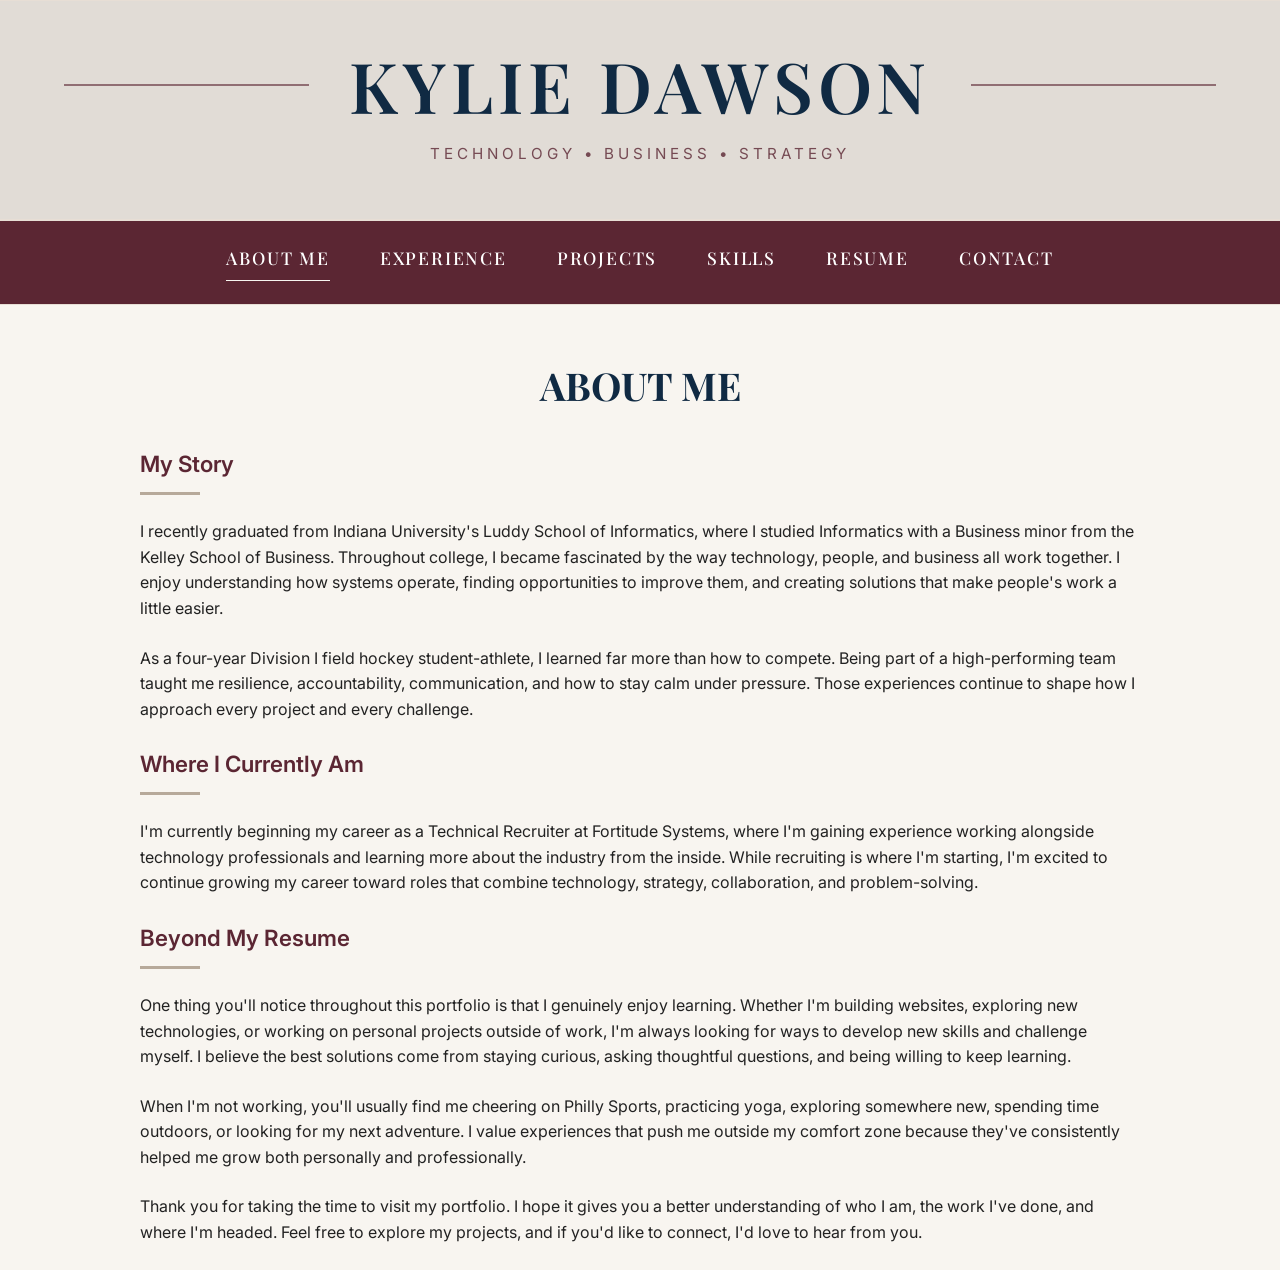
<file: about.html>
<!DOCTYPE html>
<html>

<head>
    <title>Kylie Dawson's Portfolio</title>
    <link rel="stylesheet" href="css/css.css">
</head>

<body>

    <header>
        <div class="top-header">
            <div class="logo">
                <div class="logo-name">
                    <a href="index.html" style="color: inherit; text-decoration: none; cursor: default;">KYLIE
                        DAWSON</a>
                </div>
                <div>
                    <p class="eyebrow">
                        TECHNOLOGY • BUSINESS • STRATEGY
                    </p>
                </div>
            </div>
        </div>



        <nav>
            <a href="about.html" class="active">ABOUT ME</a>
            <a href="experience.html">EXPERIENCE</a>
            <a href="projects.html">PROJECTS</a>
            <a href="skills.html">SKILLS</a>
            <a href="resume.html">RESUME</a>
            <a href="contact.html">CONTACT</a>
        </nav>
    </header>

    <h1 class="page-title">About Me</h1>


    <section class="about">

        <h3>My Story</h3>
        <p>
            I recently graduated from Indiana University's Luddy School of Informatics,
            where I studied Informatics with a Business minor from the Kelley School of
            Business. Throughout college, I became fascinated by the way technology,
            people, and business all work together. I enjoy understanding how systems
            operate, finding opportunities to improve them, and creating solutions that
            make people's work a little easier.
        </p>

        <p>
            As a four-year Division I field hockey student-athlete, I learned far more than how
            to compete. Being part of a high-performing team taught me resilience,
            accountability, communication, and how to stay calm under pressure. Those
            experiences continue to shape how I approach every project and every
            challenge.
        </p>

        <h3>Where I Currently Am</h3>
        <p>
            I'm currently beginning my career as a Technical Recruiter at Fortitude
            Systems, where I'm gaining experience working alongside technology
            professionals and learning more about the industry from the inside. While
            recruiting is where I'm starting, I'm excited to continue growing my career
            toward roles that combine technology, strategy, collaboration, and
            problem-solving.
        </p>

        <h3>Beyond My Resume</h3>
        <p>
            One thing you'll notice throughout this portfolio is that I genuinely enjoy
            learning. Whether I'm building websites, exploring new technologies, or
            working on personal projects outside of work, I'm always looking for ways to
            develop new skills and challenge myself. I believe the best solutions come
            from staying curious, asking thoughtful questions, and being willing to keep
            learning.
        </p>

        <p>
            When I'm not working, you'll usually find me cheering on Philly Sports, practicing yoga, exploring
            somewhere new, spending time outdoors, or looking for my next adventure. I
            value experiences that push me outside my comfort zone because they've
            consistently helped me grow both personally and professionally.
        </p>

        <p>
            Thank you for taking the time to visit my portfolio. I hope it gives you a
            better understanding of who I am, the work I've done, and where I'm headed.
            Feel free to explore my projects, and if you'd like to connect, I'd love to
            hear from you.
        </p>

    </section>

</body>

</html>
</file>
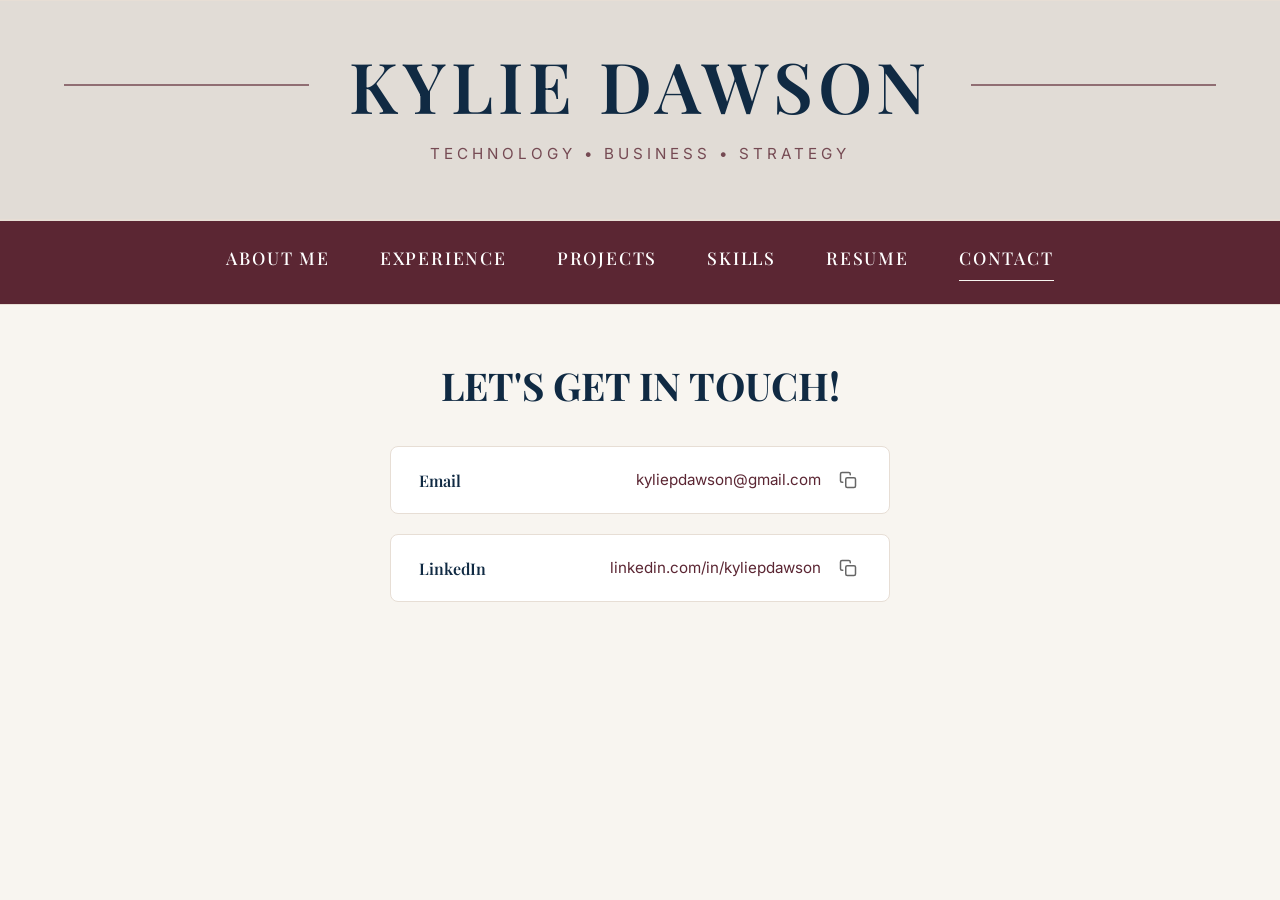
<file: contact.html>
<!DOCTYPE html>
<html>

<head>
    <title>Kylie Dawson's Portfolio</title>
    <link rel="stylesheet" href="css/css.css">
</head>

<body>

    <header>
        <div class="top-header">
            <div class="logo">
                <div class="logo-name">
                    <a href="index.html" style="color: inherit; text-decoration: none; cursor: default;">KYLIE
                        DAWSON</a>
                </div>
                <div>
                    <p class="eyebrow">
                        TECHNOLOGY • BUSINESS • STRATEGY
                    </p>
                </div>
            </div>
        </div>



        <nav>
            <a href="about.html">ABOUT ME</a>
            <a href="experience.html">EXPERIENCE</a>
            <a href="projects.html">PROJECTS</a>
            <a href="skills.html">SKILLS</a>
            <a href="resume.html">RESUME</a>
            <a href="contact.html" class="active">CONTACT</a>
        </nav>
    </header>
    <main>
        <h1 class="page-title">Let's Get in Touch!</h1>

<div class="contact-wrap">
        <div class="contact-row">
            <span class="contact-label">Email</span>
            <div class="contact-value">
                <a href="mailto:kyliepdawson@gmail.com">kyliepdawson@gmail.com</a>
                <button class="copy-btn" data-copy="kyliepdawson@gmail.com" aria-label="Copy email">
                    <svg class="icon-copy" viewBox="0 0 24 24" fill="none" stroke="currentColor" stroke-width="2" stroke-linecap="round" stroke-linejoin="round">
                        <rect x="9" y="9" width="13" height="13" rx="2"></rect>
                        <path d="M5 15H4a2 2 0 0 1-2-2V4a2 2 0 0 1 2-2h9a2 2 0 0 1 2 2v1"></path>
                    </svg>
                    <svg class="icon-check" viewBox="0 0 24 24" fill="none" stroke="currentColor" stroke-width="2" stroke-linecap="round" stroke-linejoin="round">
                        <polyline points="20 6 9 17 4 12"></polyline>
                    </svg>
                </button>
            </div>
        </div>

        <div class="contact-row">
            <span class="contact-label">LinkedIn</span>
            <div class="contact-value">
                <a href="https://www.linkedin.com/in/kyliepdawson/" target="_blank">linkedin.com/in/kyliepdawson</a>
                <button class="copy-btn" data-copy="https://www.linkedin.com/in/kyliepdawson/" aria-label="Copy LinkedIn URL">
                    <svg class="icon-copy" viewBox="0 0 24 24" fill="none" stroke="currentColor" stroke-width="2" stroke-linecap="round" stroke-linejoin="round">
                        <rect x="9" y="9" width="13" height="13" rx="2"></rect>
                        <path d="M5 15H4a2 2 0 0 1-2-2V4a2 2 0 0 1 2-2h9a2 2 0 0 1 2 2v1"></path>
                    </svg>
                    <svg class="icon-check" viewBox="0 0 24 24" fill="none" stroke="currentColor" stroke-width="2" stroke-linecap="round" stroke-linejoin="round">
                        <polyline points="20 6 9 17 4 12"></polyline>
                    </svg>
                </button>
            </div>
        </div>
    </div>

    </main>

    <script>
document.querySelectorAll('.copy-btn').forEach(btn => {
    btn.addEventListener('click', () => {
        const text = btn.getAttribute('data-copy');
        navigator.clipboard.writeText(text).then(() => {
            btn.classList.add('copied');
            setTimeout(() => btn.classList.remove('copied'), 1500);
        });
    });
});
</script>


</body>

</html>
</file>
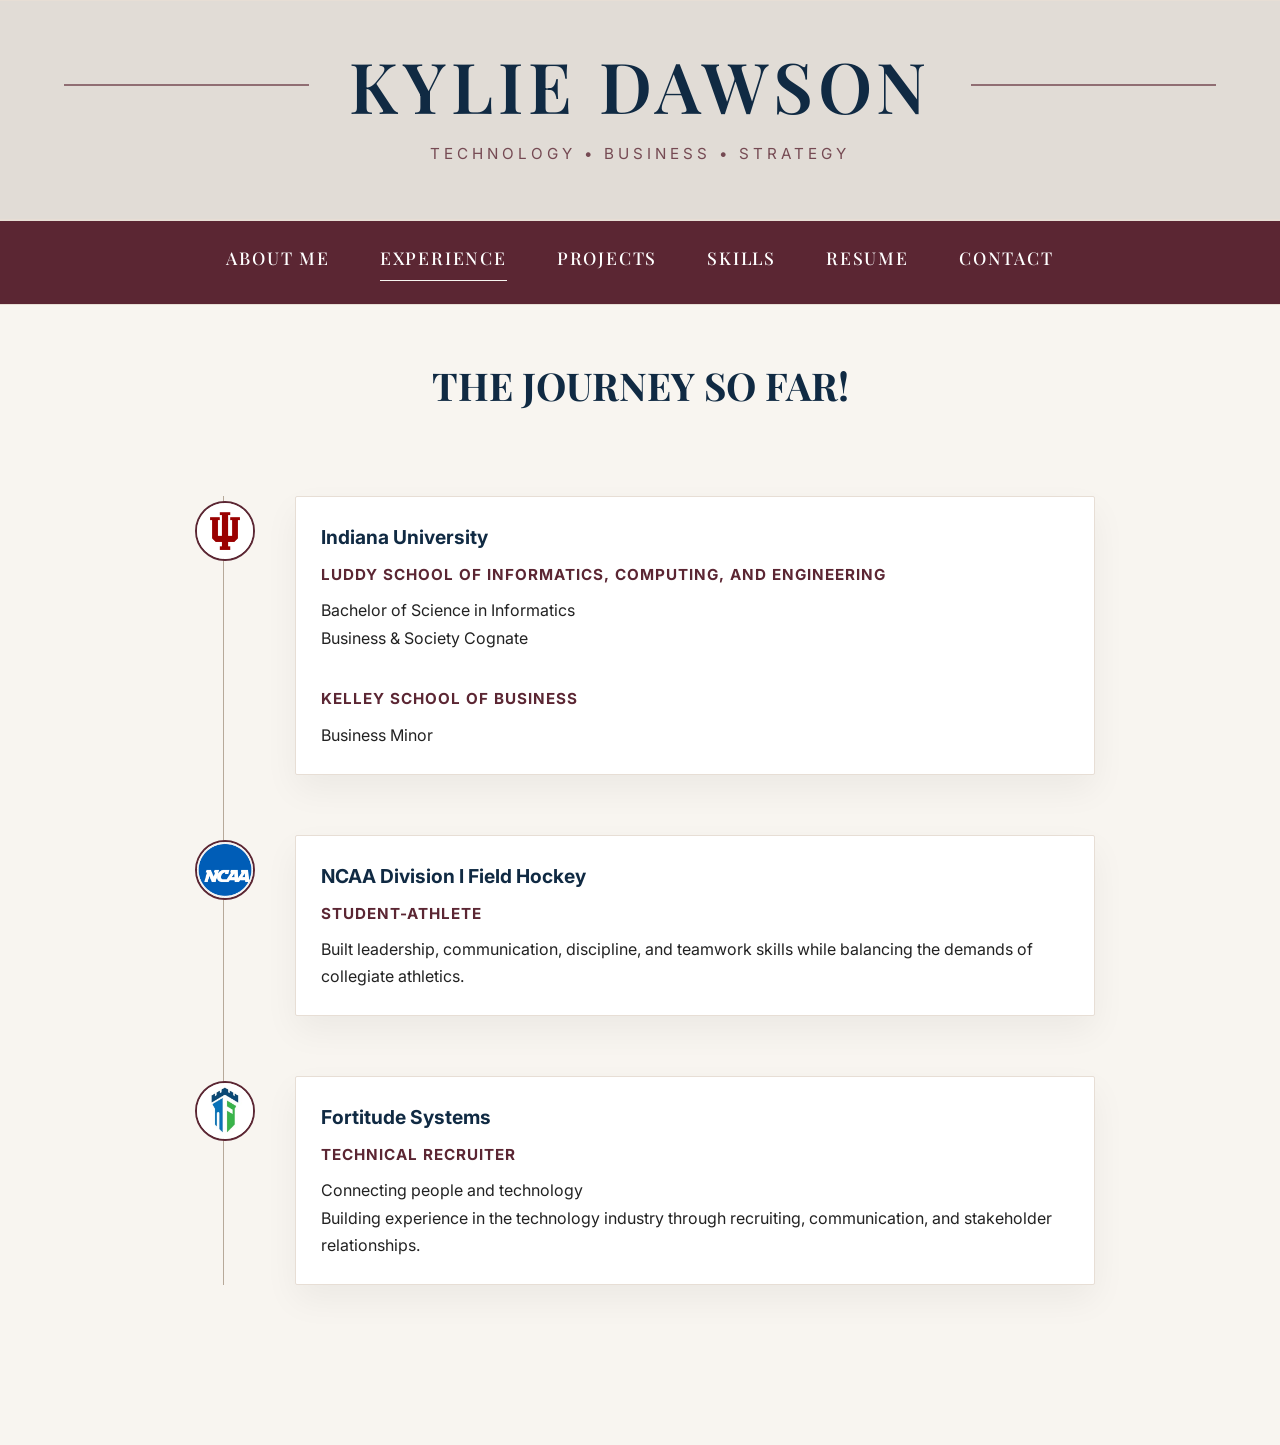
<file: experience.html>
<!DOCTYPE html>
<html>

<head>
    <title>Kylie Dawson's Portfolio</title>
    <link rel="stylesheet" href="css/css.css">
</head>

<body>

    <header>
        <div class="top-header">
            <div class="logo">
                <div class="logo-name">
                    <a href="index.html" style="color: inherit; text-decoration: none; cursor: default;">KYLIE
                        DAWSON</a>
                </div>
                <div>
                    <p class="eyebrow">
                        TECHNOLOGY • BUSINESS • STRATEGY
                    </p>
                </div>
            </div>
        </div>

        <nav>
            <a href="about.html">ABOUT ME</a>
            <a href="experience.html" class="active">EXPERIENCE</a>
            <a href="projects.html">PROJECTS</a>
            <a href="skills.html">SKILLS</a>
            <a href="resume.html">RESUME</a>
            <a href="contact.html">CONTACT</a>
        </nav>
    </header>
    <main>
        <h1 class="page-title">The Journey So Far!</h1>

        <div class="timeline">

            <div class="timeline-item">
                <div class="timeline-dot">
                    <img src="images/iu-logo.png" alt="Indiana University logo">
                </div>
                <div class="timeline-content">
                    <div class="timeline-header">
                        <h3>Indiana University</h3>
                    </div>
                    <h4>Luddy School of Informatics, Computing, and Engineering</h4>
                    <p>
                        Bachelor of Science in Informatics<br>
                        Business &amp; Society Cognate
                    </p>
                    <br>
                    <h4>Kelley School of Business</h4>
                    <p>Business Minor</p>
                </div>
            </div>

            <div class="timeline-item">
                <div class="timeline-dot">
                    <img src="images/ncaa-logo.png" alt="NCAA logo">
                </div>
                <div class="timeline-content">
                    <div class="timeline-header">
                        <h3>NCAA Division I Field Hockey</h3>
                    </div>
                    <h4>Student-Athlete</h4>
                    <p>
                        Built leadership, communication, discipline, and
                        teamwork skills while balancing the demands of
                        collegiate athletics.
                    </p>
                </div>
            </div>

            <div class="timeline-item">
                <div class="timeline-dot">
                    <img src="images/fortitude-logo.png" alt="Fortitude Systems logo">
                </div>
                <div class="timeline-content">
                    <div class="timeline-header">
                        <h3>Fortitude Systems</h3>
                    </div>
                    <h4>Technical Recruiter</h4>
                    <p>
                        Connecting people and technology <br>
                        Building experience in the technology industry through
                        recruiting, communication, and stakeholder relationships.
                    </p>
                </div>
            </div>

        </div>
    </main>
</body>

</html>
</file>
<file: css/css.css>
@import url('https://fonts.googleapis.com/css2?family=Playfair+Display:wght@500;600;700&family=Inter:wght@300;400;500;600&display=swap');


:root {
    --cream: #F8F5F0;
    --white: #FFFFFF;
    --burgundy: #5B2633;
    --charcoal: #222222;
    --gray: #666666;
    --taupe: #B7A99A;
    --light-taupe: #E1DCD6;
    --light-border: #E7DED5;
    --navy: #102A43;
}


/* All Pages */

* {
    margin: 0;
    padding: 0;
    box-sizing: border-box;
}


html {
    scroll-behavior: smooth;
}


body {
    background-color: var(--cream);
    color: var(--charcoal);
    font-family: 'Inter', sans-serif;
    line-height: 1.6;
}

.page-title {
    font-family: 'Playfair Display', serif;
    font-weight: 700;
    font-size: 2.4rem;
    text-align: center;
    color: var(--navy);
    margin: 50px 0 30px;
    text-transform: uppercase;
}



/* HEADER */

.top-header {
    height: 220px;
    display: flex;
    justify-content: center;
    align-items: center;
    background-color: #E1DCD6;
    border-top: 1px solid var(--light-border);
    border-bottom: 1px solid var(--light-border);
}


.logo {
    width: 90%;
    max-width: 1200px;
    text-align: center;
}


/* NAME + SIDE LINES */

.logo-name {
    display: flex;
    align-items: center;
    justify-content: center;
    gap: 40px;
    color: var(--navy);
}


.logo-name::before,
.logo-name::after {
    content: "";
    flex: 1;
    height: 2px;
    background: var(--burgundy);
    opacity: .6;
}


.logo-name a {
    font-family: 'Playfair Display', serif;
    font-size: 70px;
    line-height: .9;
    letter-spacing: 5px;
    font-weight: 600;
    color: var(--burgundy);
    text-decoration: none;
}


/* TAGLINE */

.eyebrow {
    margin-top: 25px;
    font-family: 'Inter', sans-serif;
    font-size: .95rem;
    letter-spacing: 4px;
    color: var(--burgundy);
    opacity: .8;
}

/* NAVIGATION */

nav {
    font-family: 'Playfair Display', serif;
    height: 85px;
    display: flex;
    justify-content: center;
    align-items: center;
    gap: 50px;
    background: var(--burgundy);
    border-top: 1px solid var(--light-border);
    border-bottom: 1px solid var(--light-border);
}


nav a {
    text-decoration: none;
    color: var(--white);
    font-size: 1.1rem;
    letter-spacing: 1.8px;
    font-weight: 500;
    position: relative;
    padding-bottom: 8px;
}


/* underline effect */

nav a::after {
    content: "";
    position: absolute;
    left: 0;
    bottom: 0;
    width: 0%;
    height: 1px;
    background-color: var(--cream);
    transition: width .3s ease;
}


nav a:hover::after {
    width: 100%;
}

nav a.active::after {
    width: 100%;
}



/*Experience*/

.timeline {
    position: relative;
    max-width: 950px;
    margin: 80px auto;
}


.timeline::before {
    content: "";
    position: absolute;
    left: 38px;
    top: 0;
    height: 100%;
    width: 1px;
    background: var(--taupe);
}


.timeline-item {
    position: relative;
    margin-bottom: 60px;
    padding-left: 110px;
}


.timeline-dot {
    position: absolute;
    left: 10px;
    top: 5px;
    height: 60px;
    width: 60px;
    border-radius: 50%;
    background: white;
    border: 2px solid var(--burgundy);
    display: flex;
    align-items: center;
    justify-content: center;
    overflow: hidden;
}


.timeline-dot img {
    width: 100%;
    height: 100%;
    object-fit: cover;
}


.timeline-content {
    background: white;
    padding: 25px;
    border-radius: 2px;
    border: 1px solid var(--light-border);
    box-shadow: 0 15px 35px rgba(0, 0, 0, .05);
}


.timeline-header h3 {
    font-size: 1.2rem;
    color: var(--navy);
}


.timeline-content h4 {
    color: var(--burgundy);
    font-size: .95rem;
    letter-spacing: 1px;
    text-transform: uppercase;
    margin: 10px 0;
}


.timeline-content p {
    color: var(--charcoal);
    line-height: 1.7;
}


/*contact*/
.contact-wrap {
    max-width: 500px;
    margin: 0 auto;
    display: flex;
    flex-direction: column;
    gap: 20px;
}

.contact-row {
    background: var(--white);
    border: 1px solid var(--light-border);
    border-radius: 8px;
    padding: 20px 28px;
    display: flex;
    align-items: center;
    justify-content: space-between;
}

.contact-label {
    font-family: 'Playfair Display', serif;
    font-weight: 600;
    color: var(--navy);
    font-size: 1rem;
}

.contact-row a {
    color: var(--burgundy);
    text-decoration: none;
    font-size: 0.95rem;
}

.contact-row a:hover {
    text-decoration: underline;
}

.contact-value {
    display: flex;
    align-items: center;
    gap: 14px;
}

.copy-btn {
    background: none;
    border: none;
    padding: 4px;
    cursor: pointer;
    color: var(--gray);
    display: flex;
    align-items: center;
    justify-content: center;
    border-radius: 4px;
    transition: background-color 0.15s ease, color 0.15s ease;
}

.copy-btn:hover {
    background-color: var(--light-taupe);
    color: var(--burgundy);
}

.copy-btn .icon-copy,
.copy-btn .icon-check {
    width: 18px;
    height: 18px;
}

.copy-btn .icon-check {
    display: none;
    color: var(--navy);
}

.copy-btn.copied .icon-copy {
    display: none;
}

.copy-btn.copied .icon-check {
    display: block;
}


/*about*/

main {
    display: block;
    max-width: 950px;
    margin: 0 auto;
    padding: 0 20px 80px;
}

.about h3 {
    font-size: 1.4rem;
    font-weight: 600;
    color: var(--burgundy);
    margin-top: 45px;
    margin-bottom: 8px;
    margin: 0 auto 24px;
    max-width: 1000px;
}

.about h3:first-of-type {
    margin-top: 0;
}

.about h3::after {
    content: "";
    display: block;
    width: 60px;
    height: 3px;
    background: var(--taupe);
    margin-top: 10px;
}

.about p {
    max-width: 1000px;
    margin: 0 auto 24px;
}
</file>
